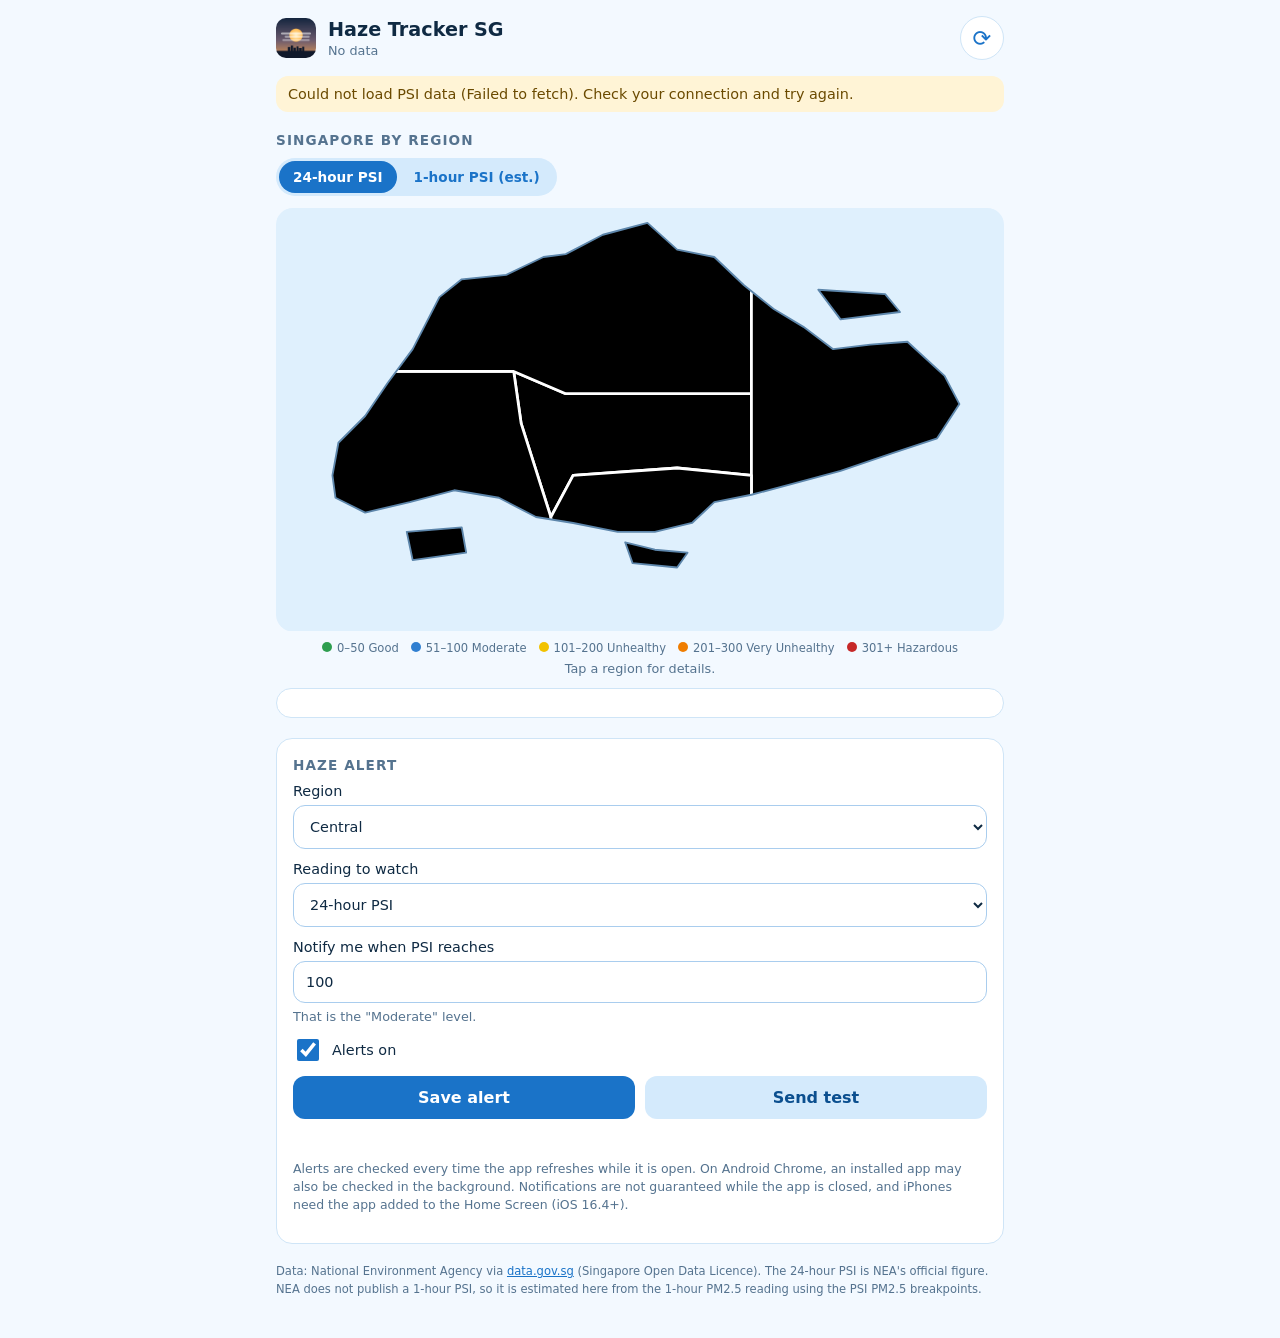
<file: index.html>
<!DOCTYPE html>
<html lang="en">
<head>
  <meta charset="UTF-8">
  <meta name="viewport" content="width=device-width, initial-scale=1, viewport-fit=cover">
  <title>Haze Tracker SG</title>
  <meta name="description" content="Live 1-hour and 24-hour PSI for Singapore regions, with threshold alerts.">
  <meta name="theme-color" content="#ffffff">
  <link rel="manifest" href="manifest.webmanifest">
  <link rel="icon" href="icons/icon.svg" type="image/svg+xml">
  <link rel="apple-touch-icon" href="icons/apple-touch-icon.png">
  <meta name="apple-mobile-web-app-capable" content="yes">
  <meta name="mobile-web-app-capable" content="yes">
  <meta name="apple-mobile-web-app-title" content="Haze SG">
  <meta name="apple-mobile-web-app-status-bar-style" content="default">
  <link rel="stylesheet" href="styles.css">
</head>
<body>
  <header class="top">
    <div class="brand">
      <img src="icons/icon-192.png" alt="" width="40" height="40">
      <div>
        <h1>Haze Tracker SG</h1>
        <p id="updated" class="muted">Loading…</p>
      </div>
    </div>
    <button id="refresh" class="icon-btn" type="button" aria-label="Refresh now">⟳</button>
  </header>

  <main>
    <p id="banner" class="banner" role="status" hidden></p>

    <section aria-labelledby="regions-h">
      <h2 id="regions-h" class="section-title">Singapore by region</h2>
      <div class="seg" role="group" aria-label="Reading shown on the map">
        <button type="button" data-metric="psi24" aria-pressed="true">24-hour PSI</button>
        <button type="button" data-metric="psi1" aria-pressed="false">1-hour PSI (est.)</button>
      </div>
      <div id="map" class="map"></div>
      <p class="legend" aria-label="PSI bands">
        <span style="--c:#2e9e4f">0–50 Good</span>
        <span style="--c:#2f7fd1">51–100 Moderate</span>
        <span style="--c:#f2c200">101–200 Unhealthy</span>
        <span style="--c:#ef7d00">201–300 Very Unhealthy</span>
        <span style="--c:#c62828">301+ Hazardous</span>
      </p>
      <p class="hint">Tap a region for details.</p>
      <div id="detail" class="card" aria-live="polite"></div>
    </section>

    <section class="panel" aria-labelledby="alerts-h">
      <h2 id="alerts-h" class="section-title">Haze alert</h2>
      <form id="settings" autocomplete="off">
        <label>Region
          <select id="region">
            <option value="central">Central</option>
            <option value="north">North</option>
            <option value="south">South</option>
            <option value="east">East</option>
            <option value="west">West</option>
          </select>
        </label>
        <label>Reading to watch
          <select id="metric">
            <option value="psi24">24-hour PSI</option>
            <option value="psi1">1-hour PSI (estimated)</option>
          </select>
        </label>
        <label>Notify me when PSI reaches
          <input id="threshold" type="number" inputmode="numeric" min="1" max="500" step="1" value="100">
          <span id="threshold-band" class="band-hint"></span>
        </label>
        <label class="check">
          <input id="enabled" type="checkbox" checked>
          <span>Alerts on</span>
        </label>
        <div class="row">
          <button type="submit" class="primary">Save alert</button>
          <button type="button" id="test" class="ghost">Send test</button>
        </div>
        <p id="status" class="status" role="status"></p>
      </form>
      <p class="note">
        Alerts are checked every time the app refreshes while it is open. On Android Chrome,
        an installed app may also be checked in the background. Notifications are not guaranteed
        while the app is closed, and iPhones need the app added to the Home Screen (iOS 16.4+).
      </p>
    </section>

    <section class="panel" id="install-panel" hidden>
      <h2 class="section-title">Add to Home Screen</h2>
      <p id="install-text" class="note"></p>
      <button type="button" id="install" class="primary" hidden>Install app</button>
    </section>
  </main>

  <footer>
    <p>
      Data: National Environment Agency via <a href="https://data.gov.sg" target="_blank" rel="noopener">data.gov.sg</a>
      (Singapore Open Data Licence). The 24-hour PSI is NEA's official figure. NEA does not publish a
      1-hour PSI, so it is estimated here from the 1-hour PM2.5 reading using the PSI PM2.5
      breakpoints.
    </p>
  </footer>

  <script src="psi.js"></script>
  <script src="map.js"></script>
  <script src="app.js"></script>
</body>
</html>
</file>
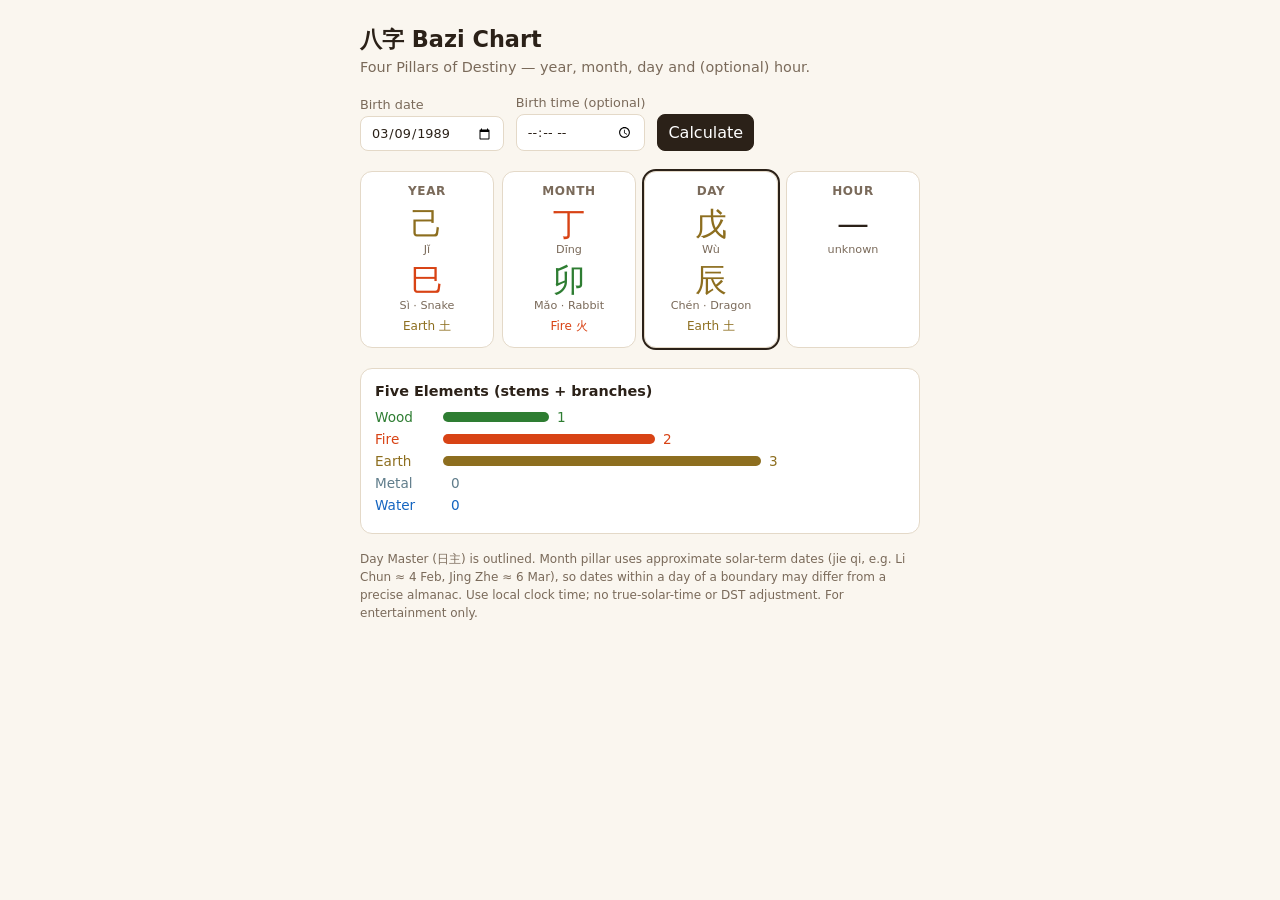
<file: bazi.html>
<!DOCTYPE html>
<html lang="en">
<head>
<meta charset="utf-8">
<meta name="viewport" content="width=device-width, initial-scale=1">
<title>Bazi (八字) Chart</title>
<style>
  :root { --bg:#faf6ef; --ink:#2b2118; --muted:#7a6a5a; --card:#fff; --line:#e4d9c8; }
  * { box-sizing:border-box; }
  body { margin:0; padding:24px 16px; background:var(--bg); color:var(--ink);
         font-family:system-ui,-apple-system,"Segoe UI",sans-serif; }
  main { max-width:560px; margin:0 auto; }
  h1 { font-size:1.4rem; margin:0 0 4px; }
  p.sub { margin:0 0 20px; color:var(--muted); font-size:.9rem; }
  form { display:flex; flex-wrap:wrap; gap:12px; align-items:end; margin-bottom:20px; }
  label { display:flex; flex-direction:column; font-size:.8rem; color:var(--muted); gap:4px; }
  input, select, button { font:inherit; padding:8px 10px; border:1px solid var(--line);
         border-radius:8px; background:var(--card); color:var(--ink); }
  button { background:var(--ink); color:#fff; border-color:var(--ink); cursor:pointer; }
  .pillars { display:grid; grid-template-columns:repeat(4,1fr); gap:8px; }
  .pillar { background:var(--card); border:1px solid var(--line); border-radius:12px;
            padding:12px 4px; text-align:center; }
  .pillar h2 { margin:0 0 8px; font-size:.75rem; font-weight:600; color:var(--muted);
               text-transform:uppercase; letter-spacing:.05em; }
  .ch { font-size:2rem; line-height:1.15; }
  .py { font-size:.7rem; color:var(--muted); margin-bottom:6px; }
  .el { font-size:.75rem; }
  .wood{color:#2e7d32} .fire{color:#d84315} .earth{color:#8d6e1f} .metal{color:#607d8b} .water{color:#1565c0}
  .dm { outline:2px solid var(--ink); }
  .bars { margin-top:20px; background:var(--card); border:1px solid var(--line);
          border-radius:12px; padding:14px; }
  .bars h3 { margin:0 0 10px; font-size:.9rem; }
  .bar { display:flex; align-items:center; gap:8px; margin:6px 0; font-size:.85rem; }
  .bar span.n { width:60px; }
  .bar i { display:block; height:10px; border-radius:5px; background:currentColor; }
  .note { margin-top:16px; font-size:.75rem; color:var(--muted); line-height:1.5; }
</style>
</head>
<body>
<main>
  <h1>八字 Bazi Chart</h1>
  <p class="sub">Four Pillars of Destiny — year, month, day and (optional) hour.</p>

  <form id="f">
    <label>Birth date <input type="date" id="date" value="1989-03-09" required></label>
    <label>Birth time (optional) <input type="time" id="time"></label>
    <button type="submit">Calculate</button>
  </form>

  <div class="pillars" id="pillars"></div>
  <div class="bars" id="bars"></div>

  <p class="note">
    Day Master (日主) is outlined. Month pillar uses approximate solar-term dates
    (jie qi, e.g. Li Chun ≈ 4 Feb, Jing Zhe ≈ 6 Mar), so dates within a day of a
    boundary may differ from a precise almanac. Use local clock time; no
    true-solar-time or DST adjustment. For entertainment only.
  </p>
</main>

<script>
const STEMS   = ['甲','乙','丙','丁','戊','己','庚','辛','壬','癸'];
const STEM_PY = ['Jiǎ','Yǐ','Bǐng','Dīng','Wù','Jǐ','Gēng','Xīn','Rén','Guǐ'];
const STEM_EL = ['wood','wood','fire','fire','earth','earth','metal','metal','water','water'];
const BRANCH  = ['子','丑','寅','卯','辰','巳','午','未','申','酉','戌','亥'];
const BR_PY   = ['Zǐ','Chǒu','Yín','Mǎo','Chén','Sì','Wǔ','Wèi','Shēn','Yǒu','Xū','Hài'];
const BR_ANI  = ['Rat','Ox','Tiger','Rabbit','Dragon','Snake','Horse','Goat','Monkey','Rooster','Dog','Pig'];
const BR_EL   = ['water','earth','wood','wood','earth','fire','fire','earth','metal','metal','earth','water'];
const ELS     = ['wood','fire','earth','metal','water'];
const ELNAME  = {wood:'Wood 木',fire:'Fire 火',earth:'Earth 土',metal:'Metal 金',water:'Water 水'};

// Approximate start (month, day) of each solar-term month, beginning with Yin (寅) month.
const JIE = [[2,4],[3,6],[4,5],[5,6],[6,6],[7,7],[8,8],[9,8],[10,8],[11,7],[12,7],[1,6]];

function pillars(y, m, d, hour) {
  // Year (changes at Li Chun, ~4 Feb)
  let by = y;
  if (m < 2 || (m === 2 && d < 4)) by -= 1;
  const yi = (by - 4) % 60;
  const yS = yi % 10, yB = yi % 12;

  // Month index n: 0 = Yin month (from Li Chun) ... 11 = Chou month.
  // Compare (month, day) against each jie start; Jan 1-5 still belongs to Zi month (n=10).
  const key = m * 100 + d;
  let n;
  if (key < 106) n = 10;
  else if (key < 204) n = 11;
  else {
    n = 0;
    for (let i = 0; i < 11; i++) if (key >= JIE[i][0] * 100 + JIE[i][1]) n = i;
  }
  const mS = ((yS % 5) * 2 + 2 + n) % 10;
  const mB = (2 + n) % 12;

  // Day: days since 1949-10-01 (a Jia-Zi day)
  const days = Math.round((Date.UTC(y, m - 1, d) - Date.UTC(1949, 9, 1)) / 86400000);
  const di = ((days % 60) + 60) % 60;
  const dS = di % 10, dB = di % 12;

  const out = [
    { label:'Year',  s:yS, b:yB },
    { label:'Month', s:mS, b:mB },
    { label:'Day',   s:dS, b:dB, dm:true },
  ];
  if (hour !== null) {
    const hB = Math.floor((hour + 1) / 2) % 12;
    const hS = ((dS % 5) * 2 + hB) % 10;
    out.push({ label:'Hour', s:hS, b:hB });
  } else {
    out.push({ label:'Hour', s:null, b:null });
  }
  return out;
}

function render() {
  const [y, m, d] = document.getElementById('date').value.split('-').map(Number);
  const t = document.getElementById('time').value;
  const hour = t ? Number(t.split(':')[0]) : null;
  const ps = pillars(y, m, d, hour);

  document.getElementById('pillars').innerHTML = ps.map(p => {
    if (p.s === null) return `<div class="pillar"><h2>${p.label}</h2><div class="ch">—</div><div class="py">unknown</div></div>`;
    return `<div class="pillar${p.dm ? ' dm' : ''}">
      <h2>${p.label}</h2>
      <div class="ch ${STEM_EL[p.s]}">${STEMS[p.s]}</div>
      <div class="py">${STEM_PY[p.s]}</div>
      <div class="ch ${BR_EL[p.b]}">${BRANCH[p.b]}</div>
      <div class="py">${BR_PY[p.b]} · ${BR_ANI[p.b]}</div>
      <div class="el ${STEM_EL[p.s]}">${ELNAME[STEM_EL[p.s]]}</div>
    </div>`;
  }).join('');

  const count = { wood:0, fire:0, earth:0, metal:0, water:0 };
  ps.forEach(p => { if (p.s !== null) { count[STEM_EL[p.s]]++; count[BR_EL[p.b]]++; } });
  const max = Math.max(...Object.values(count), 1);
  document.getElementById('bars').innerHTML = '<h3>Five Elements (stems + branches)</h3>' +
    ELS.map(e => `<div class="bar ${e}"><span class="n">${ELNAME[e].split(' ')[0]}</span>
      <i style="width:${count[e] / max * 60}%"></i><span>${count[e]}</span></div>`).join('');
}

document.getElementById('f').addEventListener('submit', e => { e.preventDefault(); render(); });
render();
</script>
</body>
</html>
</file>
<file: styles.css>
:root {
  --bg: #f3f9ff;
  --panel: #ffffff;
  --panel-2: #e8f4ff;
  --line: #cfe5f7;
  --text: #0f2a43;
  --muted: #55738f;
  --accent: #1a73c8;
  --accent-soft: #d4eafc;
  --radius: 16px;
}

* { box-sizing: border-box; }

html { -webkit-text-size-adjust: 100%; }

body {
  margin: 0;
  min-height: 100vh;
  background: var(--bg);
  color: var(--text);
  font-family: system-ui, -apple-system, "Segoe UI", Roboto, sans-serif;
  padding: env(safe-area-inset-top) env(safe-area-inset-right) env(safe-area-inset-bottom) env(safe-area-inset-left);
}

.top {
  display: flex;
  align-items: center;
  justify-content: space-between;
  gap: 12px;
  padding: 16px 16px 8px;
  max-width: 760px;
  margin: 0 auto;
}
.brand { display: flex; align-items: center; gap: 12px; }
.brand img { border-radius: 10px; }
h1 { font-size: 1.2rem; margin: 0; }
.muted { margin: 2px 0 0; color: var(--muted); font-size: 0.8rem; }

.icon-btn {
  width: 44px; height: 44px;
  border-radius: 50%;
  border: 1px solid var(--line);
  background: var(--panel);
  color: var(--accent);
  font-size: 1.4rem;
  cursor: pointer;
}
.icon-btn.spin { animation: spin 0.8s linear infinite; }
@keyframes spin { to { transform: rotate(360deg); } }

main, footer { max-width: 760px; margin: 0 auto; padding: 0 16px; }
main { padding-bottom: 8px; }

.section-title { font-size: 0.85rem; letter-spacing: 0.08em; text-transform: uppercase; color: var(--muted); margin: 20px 0 10px; }

.banner {
  margin: 8px 0 0;
  padding: 10px 12px;
  border-radius: 12px;
  background: #fff4d6;
  color: #6b4a00;
  font-size: 0.9rem;
}

/* Segmented control */
.seg {
  display: inline-flex;
  padding: 3px;
  gap: 3px;
  background: var(--accent-soft);
  border-radius: 999px;
}
.seg button {
  border: 0;
  background: transparent;
  color: var(--accent);
  padding: 8px 14px;
  border-radius: 999px;
  font-size: 0.85rem;
  font-weight: 600;
}
.seg button[aria-pressed="true"] { background: var(--accent); color: #fff; }

/* Map */
.map { margin-top: 12px; }
.map svg { display: block; width: 100%; height: auto; }
.map-sea { fill: #dff0fd; }
.map-region {
  stroke: #ffffff;
  stroke-width: 3;
  stroke-linejoin: round;
  cursor: pointer;
  transition: fill 0.3s;
}
.map-region:hover { filter: brightness(1.06); }
.map-region.selected { stroke: var(--text); stroke-width: 6; }
.map-region:focus { outline: none; }
.map-region:focus-visible { stroke: var(--text); stroke-width: 6; stroke-dasharray: 10 6; }
.map-outline { fill: none; stroke: #5d86ab; stroke-width: 2; stroke-linejoin: round; }
.map-label { pointer-events: none; }
.map-name { font-size: 22px; font-weight: 600; fill: inherit; }
.map-val { font-size: 38px; font-weight: 800; fill: inherit; }

.hint { margin: 6px 0 12px; font-size: 0.8rem; color: var(--muted); text-align: center; }

.card {
  background: var(--panel);
  border: 1px solid var(--line);
  border-radius: var(--radius);
  padding: 14px;
}
.card h3 { margin: 0 0 10px; font-size: 1.05rem; }
.tag {
  margin-left: 6px;
  padding: 2px 8px;
  border-radius: 999px;
  background: var(--accent-soft);
  color: var(--accent);
  font-size: 0.7rem;
  font-weight: 600;
  vertical-align: middle;
}
.stats { display: grid; grid-template-columns: 1fr 1fr; gap: 10px; margin-bottom: 12px; }
.stat {
  background: var(--panel-2);
  border-radius: 12px;
  padding: 10px;
}
.stat .label { display: block; font-size: 0.72rem; color: var(--muted); }
.stat .value { display: block; font-size: 2rem; font-weight: 700; line-height: 1.15; margin: 2px 0 6px; }
.pill {
  display: inline-block;
  padding: 2px 8px;
  border-radius: 999px;
  font-size: 0.7rem;
  font-weight: 600;
  background: var(--c);
  color: var(--t);
}
.pm { display: block; margin-top: 6px; font-size: 0.72rem; color: var(--muted); }

.legend { display: flex; flex-wrap: wrap; gap: 6px 12px; margin: 10px 0 0; justify-content: center; font-size: 0.72rem; color: var(--muted); }
.legend span::before {
  content: "";
  display: inline-block;
  width: 10px; height: 10px;
  border-radius: 50%;
  background: var(--c);
  margin-right: 5px;
}

.panel {
  background: var(--panel);
  border: 1px solid var(--line);
  border-radius: var(--radius);
  padding: 4px 16px 16px;
  margin-top: 20px;
}
.panel .section-title { margin-top: 14px; }

form { display: grid; gap: 12px; }
label { display: grid; gap: 6px; font-size: 0.9rem; }
select, input[type="number"] {
  width: 100%;
  font: inherit;
  padding: 12px;
  border-radius: 12px;
  border: 1px solid #a9cdee;
  background: #fff;
  color: var(--text);
}
.band-hint { font-size: 0.8rem; color: var(--muted); }
label.check { display: flex; align-items: center; gap: 10px; }
label.check input { width: 22px; height: 22px; accent-color: var(--accent); }

.row { display: flex; gap: 10px; }
button { font: inherit; cursor: pointer; }
.primary, .ghost {
  flex: 1;
  padding: 12px 14px;
  border-radius: 12px;
  font-weight: 600;
  border: 0;
}
.primary { background: var(--accent); color: #ffffff; }
.ghost { background: var(--accent-soft); color: #0b4f8f; width: 100%; }
.row .ghost { width: auto; }
button:focus-visible, select:focus-visible, input:focus-visible { outline: 3px solid #0b4f8f; outline-offset: 2px; }

.status { min-height: 1.2em; margin: 0; font-size: 0.85rem; color: #0b4f8f; }
.note { font-size: 0.78rem; color: var(--muted); line-height: 1.45; }

footer { padding-bottom: 28px; }
footer p { font-size: 0.72rem; color: var(--muted); line-height: 1.5; }
footer a { color: var(--accent); }

@media (prefers-reduced-motion: reduce) {
  .icon-btn.spin { animation: none; }
  .map-region { transition: none; }
}
</file>
